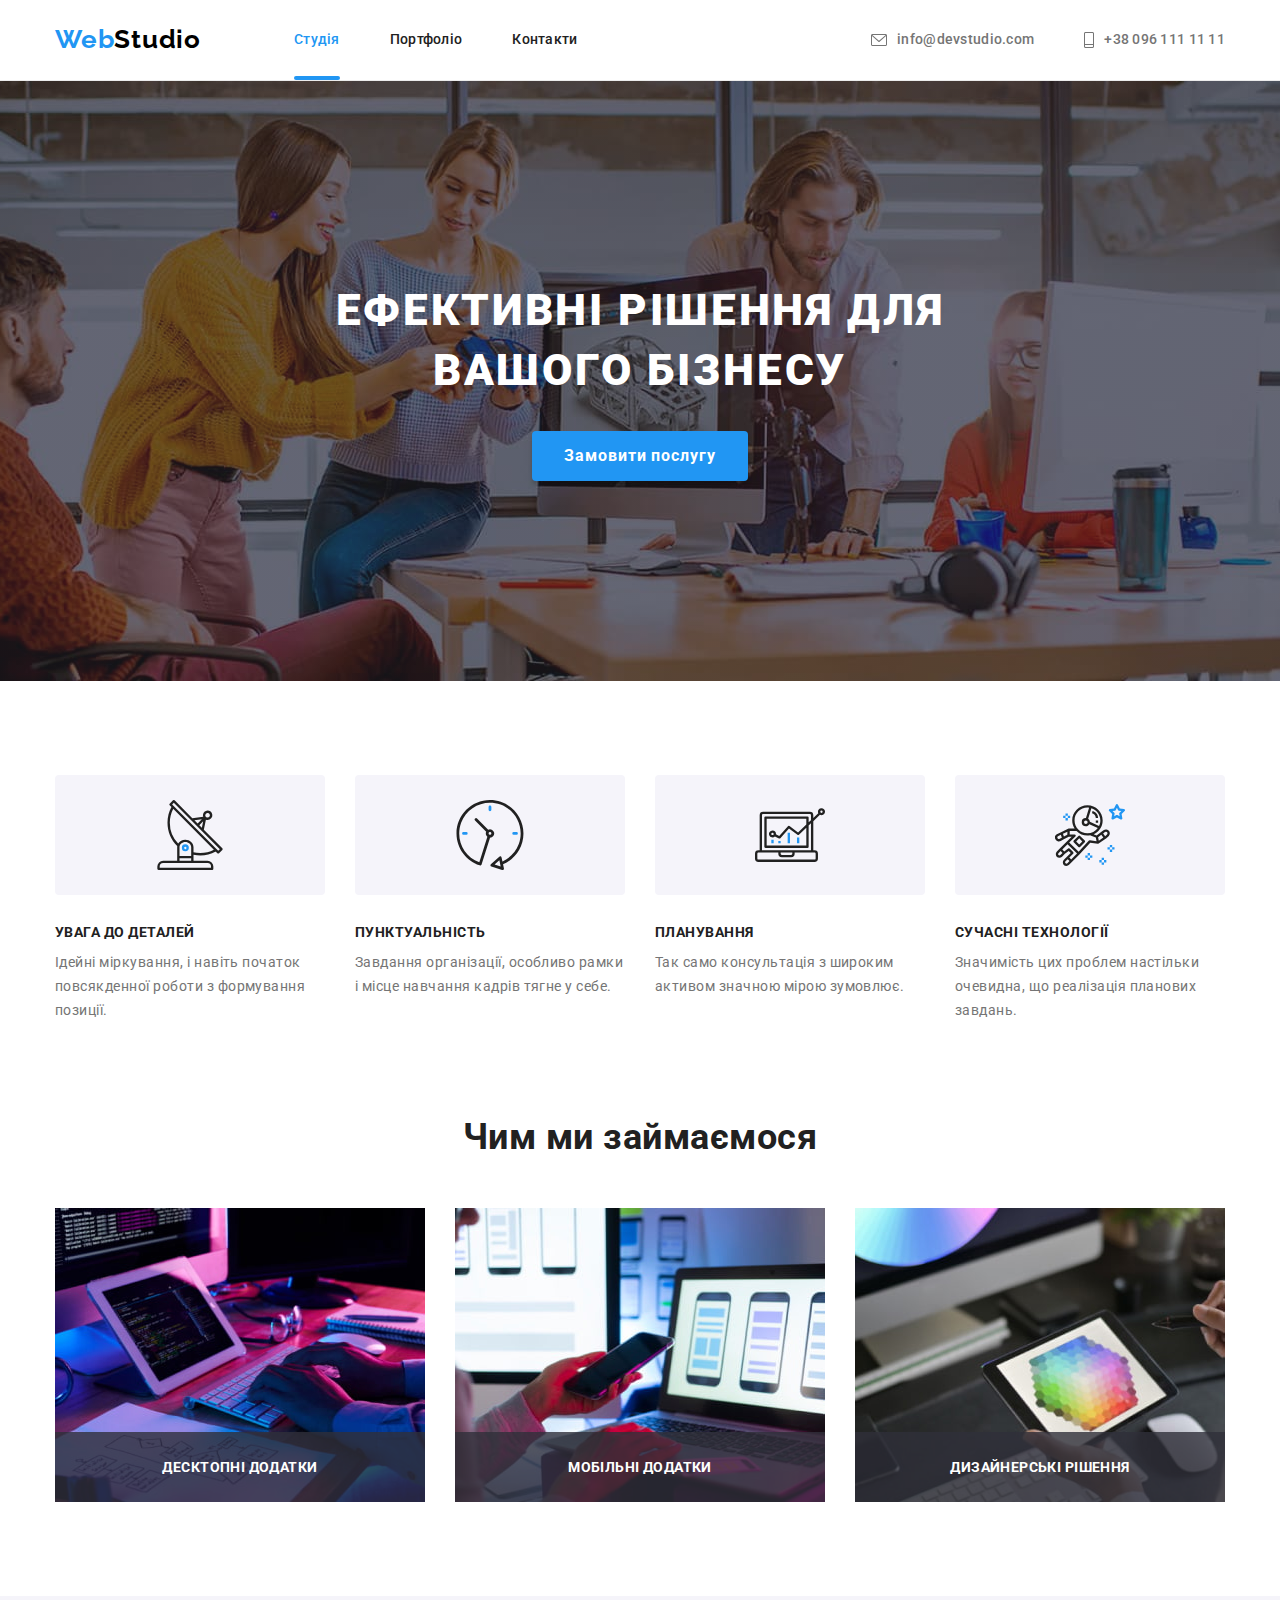
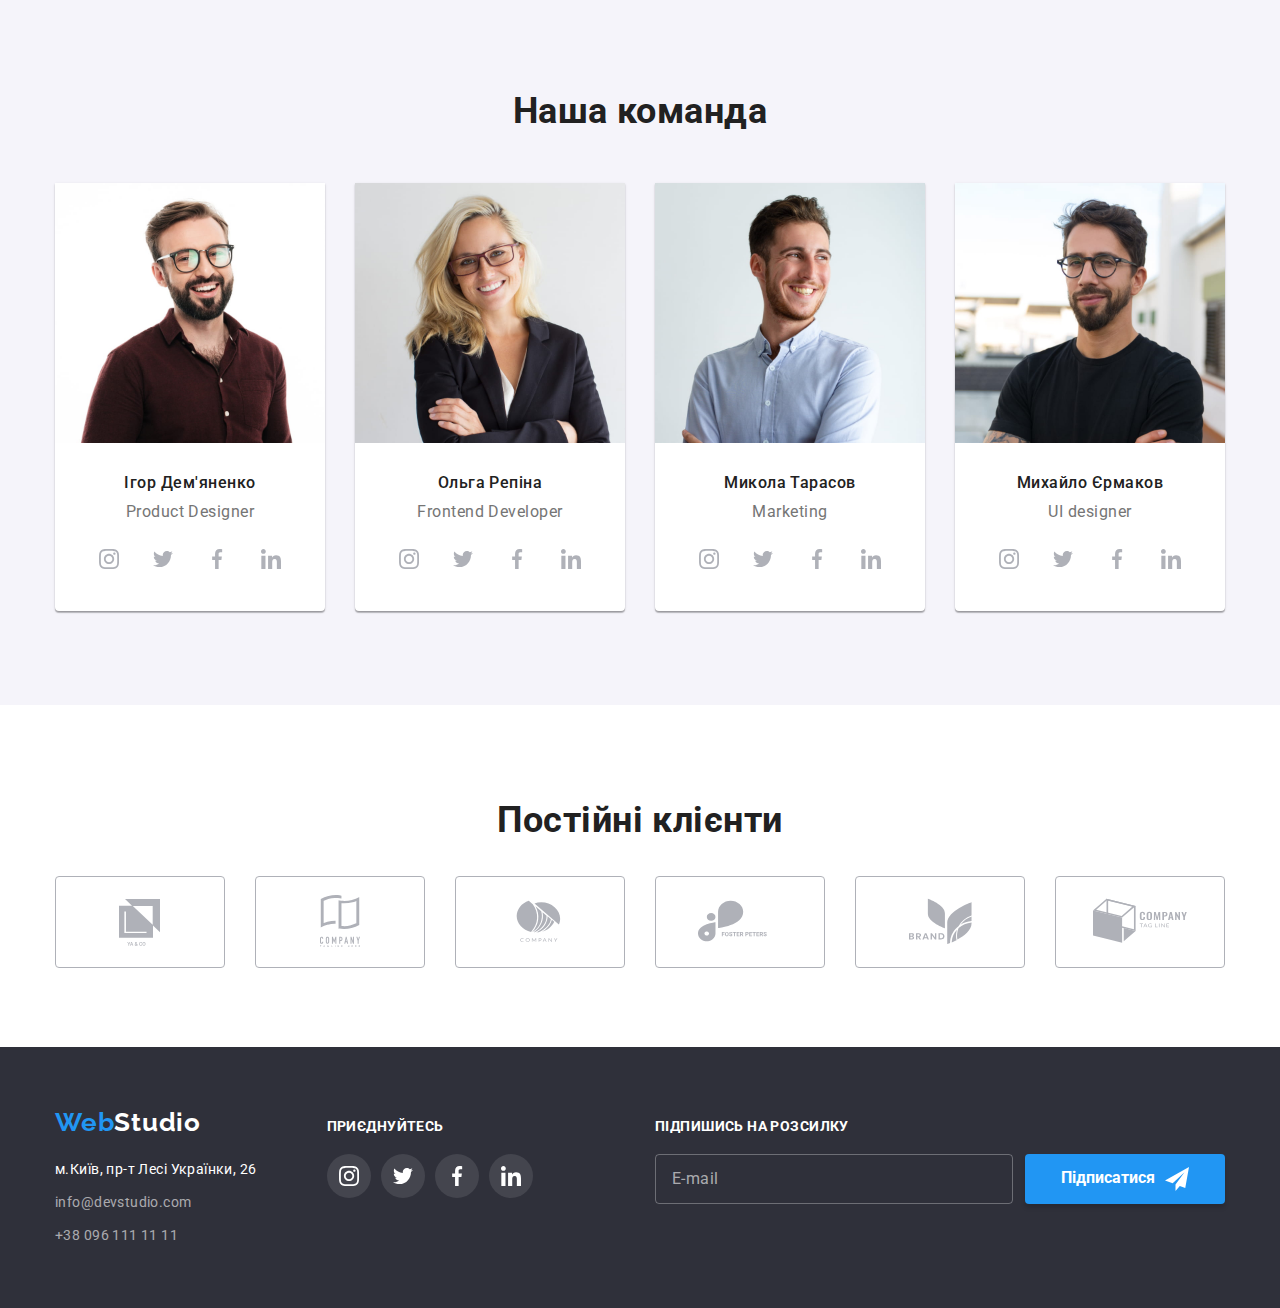
<file: index.html>
<!DOCTYPE html>
<html lang="uk-UA">
  <head>
    <meta charset="UTF-8" />
    <meta http-equiv="X-UA-Compatible" content="IE=edge" />
    <meta name="viewport" content="width=device-width, initial-scale=1.0" />
    <title>WebStudio</title>
    <link
      href="https://fonts.googleapis.com/css2?family=Raleway&family=Roboto:wght@400;500;700;900&display=swap"
      rel="stylesheet"
    />
    <link
      rel="stylesheet"
      href="https://cdnjs.cloudflare.com/ajax/libs/modern-normalize/1.1.0/modern-normalize.min.css"
    />
    <link rel="stylesheet" href="./css/main.min.css" />
  </head>
  <body>
    <header class="page-header">
      <div class="container">
        <nav class="navigation">
          <a href="./index.html" class="logo">Web<span class="logo--black">Studio</span></a>
          <button
            class="navigation__menu-button open-menu"
            aria-label="Перемикач мобільного меню"
            aria-expanded="false"
            aria-controls="menu-container"
            data-menu-button
          >
            <svg data-menu-open class="navigation__menu-icon" width="24" height="16">
              <use href="./images/icons.svg#icon-mob-menu"></use>
            </svg>
          </button>
          <div class="menu-container" id="menu-container" data-menu>
            <button class="navigation__menu-button close-menu">
              <svg data-menu-close class="navigation__cross-icon" width="18.67" height="18.67">
                <use href="./images/icons.svg#icon-close"></use>
              </svg>
            </button>
            <ul class="navigation-list list">
              <li class="navigation-list__item">
                <a href="./index.html" class="navigation-list__link current">Студія</a>
              </li>
              <li class="navigation-list__item">
                <a href="./portfolio.html" class="navigation-list__link">Портфоліо</a>
              </li>
              <li class="navigation-list__item">
                <a href="/" class="navigation-list__link">Контакти</a>
              </li>
            </ul>
            <ul class="contacts-list list">
              <li class="contacts-list__item">
                <a
                  href="mailto:info@devstudio.com"
                  class="contacts-list__link contacts-list__email"
                >
                  <svg class="contacts-list__icon" width="16" height="12">
                    <use href="./images/icons.svg#icon-email"></use>
                  </svg>
                  info@devstudio.com</a
                >
              </li>
              <li class="contacts-list__item">
                <a href="tel:+380961111111" class="contacts-list__link contacts-list__phone">
                  <svg class="contacts-list__icon" width="10" height="16">
                    <use href="./images/icons.svg#icon-telephone"></use>
                  </svg>
                  +38 096 111 11 11</a
                >
              </li>
            </ul>
            <ul class="socials-mob list">
              <li class="socials-mob__item">
                <a class="socials-mob__link" href="#">Instagram</a>
              </li>
              <li class="socials-mob__item">
                <a class="socials-mob__link" href="#">Twitter</a>
              </li>
              <li class="socials-mob__item">
                <a class="socials-mob__link" href="#">Facebook</a>
              </li>
              <li class="socials-mob__item">
                <a class="socials-mob__link" href="#">LinkedIn</a>
              </li>
            </ul>
          </div>
        </nav>
      </div>
    </header>
    <main>
      <section class="hero">
        <div class="hero__container">
          <h1 class="hero__title">Ефективні рішення для <br />вашого бізнесу</h1>
          <button type="button" class="hero__btn" data-modal-open>Замовити послугу</button>
        </div>
      </section>
      <section class="section">
        <div class="features container">
          <h2 class="features__title hidden">Особливості</h2>
          <ul class="features-list list">
            <li class="features-list__item">
              <div class="features-list__thumb">
                <svg class="features-list__icon" width="70" height="70">
                  <use href="./images/icons.svg#icon-details"></use>
                </svg>
              </div>
              <h3 class="features-list__title">Увага до деталей</h3>
              <p class="features-list__text">
                Ідейні міркування, і навіть початок повсякденної роботи з формування позиції.
              </p>
            </li>
            <li class="features-list__item">
              <div class="features-list__thumb">
                <svg class="features-list__icon" width="70" height="70">
                  <use href="./images/icons.svg#icon-punctuality"></use>
                </svg>
              </div>
              <h3 class="features-list__title">Пунктуальність</h3>
              <p class="features-list__text">
                Завдання організації, особливо рамки і місце навчання кадрів тягне у себе.
              </p>
            </li>
            <li class="features-list__item">
              <div class="features-list__thumb">
                <svg class="features-list__icon" width="70" height="70">
                  <use href="./images/icons.svg#icon-planning"></use>
                </svg>
              </div>
              <h3 class="features-list__title">Планування</h3>
              <p class="features-list__text">
                Так само консультація з широким активом значною мірою зумовлює.
              </p>
            </li>
            <li class="features-list__item">
              <div class="features-list__thumb">
                <svg class="features-list__icon" width="70" height="70">
                  <use href="./images/icons.svg#icon-modern-technologies"></use>
                </svg>
              </div>
              <h3 class="features-list__title">Сучасні технології</h3>
              <p class="features-list__text">
                Значимість цих проблем настільки очевидна, що реалізація планових завдань.
              </p>
            </li>
          </ul>
        </div>
      </section>
      <section class="section section-services no-padding">
        <div class="services container">
          <h2 class="services__title">Чим ми займаємося</h2>
          <ul class="services-list list">
            <li class="services-list__item">
              <img
                src="./images/website-development.jpg"
                alt="Веброзробник працює над створенням вебсайту"
                width="370"
                class="services-list__img"
              />
              <h3 class="services-list__label">Десктопні додатки</h3>
            </li>
            <li class="services-list__item">
              <img
                src="./images/web-ui.jpg"
                alt="Дизайнер працює над веб-інтерфейсом для смартфонів"
                width="370"
                class="services-list__img"
              />
              <h3 class="services-list__label">Мобільні додатки</h3>
            </li>
            <li class="services-list__item">
              <img
                src="./images/graphic-design.jpg"
                alt="Дизайнер обирає кольори на планшеті"
                width="370"
                class="services-list__img"
              />
              <h3 class="services-list__label">Дизайнерські рішення</h3>
            </li>
          </ul>
        </div>
      </section>
      <section class="section team-section">
        <div class="team container">
          <h2 class="team__title">Наша команда</h2>
          <ul class="team-list list">
            <li class="team-list__item">
              <img
                srcset="
                  ./images/igor-demianenko-mob.jpg        450w,
                  ./images/igor-demianenko-mob-2x.jpg     900w,
                  ./images/igor-demianenko-tablet.jpg     354w,
                  ./images/igor-demianenko-tablet-2x.jpg  708w,
                  ./images/igor-demianenko-desktop.jpg    270w,
                  ./images/igor-demianenko-desktop-2x.jpg 540w
                "
                sizes="(min-width: 1200px) 270px, (min-width: 768px) 354px, (min-width: 480px) 450px, 100vw"
                src="./images/igor-demianenko-mob.jpg"
                alt="Ігор Дем'яненко - Product designer"
                class="team-list__img"
              />
              <div class="team-list__member member">
                <h3 class="team-list__title">Ігор Дем'яненко</h3>
                <p class="team-list__text">Product Designer</p>
                <ul class="team-sl-list list">
                  <li class="team-sl-list__item">
                    <a href="#" class="team-sl-list__link link">
                      <svg class="team-sl-list__icon" width="20" height="20">
                        <use href="./images/icons.svg#icon-instagram"></use>
                      </svg>
                    </a>
                  </li>
                  <li class="team-sl-list__item">
                    <a href="#" class="team-sl-list__link link">
                      <svg class="team-sl-list__icon" width="20" height="20">
                        <use href="./images/icons.svg#icon-twitter"></use>
                      </svg>
                    </a>
                  </li>
                  <li class="team-sl-list__item">
                    <a href="#" class="team-sl-list__link link">
                      <svg class="team-sl-list__icon" width="20" height="20">
                        <use href="./images/icons.svg#icon-facebook"></use>
                      </svg>
                    </a>
                  </li>
                  <li class="team-sl-list__item">
                    <a href="#" class="team-sl-list__link link">
                      <svg class="team-sl-list__icon" width="20" height="20">
                        <use href="./images/icons.svg#icon-linkedin"></use>
                      </svg>
                    </a>
                  </li>
                </ul>
              </div>
            </li>
            <li class="team-list__item">
              <img
                srcset="
                  ./images/olga-repina-mob.jpg        450w,
                  ./images/olga-repina-mob-2x.jpg     900w,
                  ./images/olga-repina-tablet.jpg     354w,
                  ./images/olga-repina-tablet-2x.jpg  708w,
                  ./images/olga-repina-desktop.jpg    270w,
                  ./images/olga-repina-desktop-2x.jpg 540w
                "
                sizes="(min-width: 1200px) 270px, (min-width: 768px) 354px, (min-width: 480px) 450px, 100vw"
                src="./images/olga-repina-mob.jpg"
                alt="Ольга Репіна - Frontend developer"
                class="team-list__img"
              />
              <div class="team-list__member member">
                <h3 class="team-list__title">Ольга Репіна</h3>
                <p class="team-list__text">Frontend Developer</p>
                <ul class="team-sl-list list">
                  <li class="team-sl-list__item">
                    <a href="#" class="team-sl-list__link link">
                      <svg class="team-sl-list__icon" width="20" height="20">
                        <use href="./images/icons.svg#icon-instagram"></use>
                      </svg>
                    </a>
                  </li>
                  <li class="team-sl-list__item">
                    <a href="#" class="team-sl-list__link link">
                      <svg class="team-sl-list__icon" width="20" height="20">
                        <use href="./images/icons.svg#icon-twitter"></use>
                      </svg>
                    </a>
                  </li>
                  <li class="team-sl-list__item">
                    <a href="#" class="team-sl-list__link link">
                      <svg class="team-sl-list__icon" width="20" height="20">
                        <use href="./images/icons.svg#icon-facebook"></use>
                      </svg>
                    </a>
                  </li>
                  <li class="team-sl-list__item">
                    <a href="#" class="team-sl-list__link link">
                      <svg class="team-sl-list__icon" width="20" height="20">
                        <use href="./images/icons.svg#icon-linkedin"></use>
                      </svg>
                    </a>
                  </li>
                </ul>
              </div>
            </li>
            <li class="team-list__item">
              <img
                srcset="
                  ./images/mykola-tarasov-mob.jpg        450w,
                  ./images/mykola-tarasov-mob-2x.jpg     900w,
                  ./images/mykola-tarasov-tablet.jpg     354w,
                  ./images/mykola-tarasov-tablet-2x.jpg  708w,
                  ./images/mykola-tarasov-desktop.jpg    270w,
                  ./images/mykola-tarasov-desktop-2x.jpg 540w
                "
                sizes="(min-width: 1200px) 270px, (min-width: 768px) 354px, (min-width: 480px) 450px, 100vw"
                src="./images/mykola-tarasov-mob.jpg"
                alt="Микола Тарасов - Marketing"
                class="team-list__img"
              />
              <div class="team-list__member member">
                <h3 class="team-list__title">Микола Тарасов</h3>
                <p class="team-list__text">Marketing</p>
                <ul class="team-sl-list list">
                  <li class="team-sl-list__item">
                    <a href="#" class="team-sl-list__link link">
                      <svg class="team-sl-list__icon" width="20" height="20">
                        <use href="./images/icons.svg#icon-instagram"></use>
                      </svg>
                    </a>
                  </li>
                  <li class="team-sl-list__item">
                    <a href="#" class="team-sl-list__link link">
                      <svg class="team-sl-list__icon" width="20" height="20">
                        <use href="./images/icons.svg#icon-twitter"></use>
                      </svg>
                    </a>
                  </li>
                  <li class="team-sl-list__item">
                    <a href="#" class="team-sl-list__link link">
                      <svg class="team-sl-list__icon" width="20" height="20">
                        <use href="./images/icons.svg#icon-facebook"></use>
                      </svg>
                    </a>
                  </li>
                  <li class="team-sl-list__item">
                    <a href="#" class="team-sl-list__link link">
                      <svg class="team-sl-list__icon" width="20" height="20">
                        <use href="./images/icons.svg#icon-linkedin"></use>
                      </svg>
                    </a>
                  </li>
                </ul>
              </div>
            </li>
            <li class="team-list__item">
              <img
                srcset="
                  ./images/mykhailo-iermakov-mob.jpg        450w,
                  ./images/mykhailo-iermakov-mob-2x.jpg     900w,
                  ./images/mykhailo-iermakov-tablet.jpg     354w,
                  ./images/mykhailo-iermakov-tablet-2x.jpg  708w,
                  ./images/mykhailo-iermakov-desktop.jpg    270w,
                  ./images/mykhailo-iermakov-desktop-2x.jpg 540w
                "
                sizes="(min-width: 1200px) 270px, (min-width: 768px) 354px, (min-width: 480px) 450px, 100vw"
                src="./images/mykhailo-iermakov-mob.jpg"
                alt="Михайло Єрмаков - UI designer"
                class="team-list__img"
              />
              <div class="team-list__member member">
                <h3 class="team-list__title">Михайло Єрмаков</h3>
                <p class="team-list__text">UI designer</p>
                <ul class="team-sl-list list">
                  <li class="team-sl-list__item">
                    <a href="#" class="team-sl-list__link link">
                      <svg class="team-sl-list__icon" width="20" height="20">
                        <use href="./images/icons.svg#icon-instagram"></use>
                      </svg>
                    </a>
                  </li>
                  <li class="team-sl-list__item">
                    <a href="#" class="team-sl-list__link link">
                      <svg class="team-sl-list__icon" width="20" height="20">
                        <use href="./images/icons.svg#icon-twitter"></use>
                      </svg>
                    </a>
                  </li>
                  <li class="team-sl-list__item">
                    <a href="#" class="team-sl-list__link link">
                      <svg class="team-sl-list__icon" width="20" height="20">
                        <use href="./images/icons.svg#icon-facebook"></use>
                      </svg>
                    </a>
                  </li>
                  <li class="team-sl-list__item">
                    <a href="#" class="team-sl-list__link link">
                      <svg class="team-sl-list__icon" width="20" height="20">
                        <use href="./images/icons.svg#icon-linkedin"></use>
                      </svg>
                    </a>
                  </li>
                </ul>
              </div>
            </li>
          </ul>
        </div>
      </section>
      <section class="section">
        <div class="clients container">
          <h2 class="clients__title">Постійні клієнти</h2>
          <ul class="clients-list list">
            <li class="clients-list__item">
              <a href="#" class="clients-list__link link">
                <svg class="clients-list__logo" width="106" height="60">
                  <use href="./images/icons.svg#icon-client-logo-1"></use>
                </svg>
              </a>
            </li>
            <li class="clients-list__item">
              <a href="#" class="clients-list__link link">
                <svg class="clients-list__logo" width="106" height="60">
                  <use href="./images/icons.svg#icon-client-logo-2"></use>
                </svg>
              </a>
            </li>
            <li class="clients-list__item">
              <a href="#" class="clients-list__link link">
                <svg class="clients-list__logo" width="106" height="60">
                  <use href="./images/icons.svg#icon-client-logo-3"></use>
                </svg>
              </a>
            </li>
            <li class="clients-list__item">
              <a href="#" class="clients-list__link link">
                <svg class="clients-list__logo" width="106" height="60">
                  <use href="./images/icons.svg#icon-client-logo-4"></use>
                </svg>
              </a>
            </li>
            <li class="clients-list__item">
              <a href="#" class="clients-list__link link">
                <svg class="clients-list__logo" width="106" height="60">
                  <use href="./images/icons.svg#icon-client-logo-5"></use>
                </svg>
              </a>
            </li>
            <li class="clients-list__item">
              <a href="#" class="clients-list__link link">
                <svg class="clients-list__logo" width="106" height="60">
                  <use href="./images/icons.svg#icon-client-logo-6"></use>
                </svg>
              </a>
            </li>
          </ul>
        </div>
      </section>
    </main>
    <footer class="page-footer">
      <div class="footer-container container">
        <div class="address-container">
          <a href="./index.html" class="logo logo--mn-bottom"
            >Web<span class="logo--white">Studio</span>
          </a>
          <address class="address">
            <p class="address__location">м.Київ, пр-т Лесі Українки, 26</p>
            <ul class="address__list list">
              <li class="address__item">
                <a href="mailto:info@devstudio.com" class="address__link">info@devstudio.com</a>
              </li>
              <li class="address__item">
                <a href="tel:+380961111111" class="address__link">+38 096 111 11 11</a>
              </li>
            </ul>
          </address>
        </div>
        <div class="socials-container">
          <p class="socials__text">Приєднуйтесь</p>
          <ul class="socials__list list">
            <li class="socials__item">
              <a href="#" class="socials__link">
                <svg class="socials__icon" width="20" height="20">
                  <use href="./images/icons.svg#icon-instagram"></use>
                </svg>
              </a>
            </li>
            <li class="socials__item">
              <a href="#" class="socials__link">
                <svg class="socials__icon" width="20" height="20">
                  <use href="./images/icons.svg#icon-twitter"></use>
                </svg>
              </a>
            </li>
            <li class="socials__item">
              <a href="#" class="socials__link">
                <svg class="socials__icon" width="20" height="20">
                  <use href="./images/icons.svg#icon-facebook"></use>
                </svg>
              </a>
            </li>
            <li class="socials__item">
              <a href="#" class="socials__link">
                <svg class="socials__icon" width="20" height="20">
                  <use href="./images/icons.svg#icon-linkedin"></use>
                </svg>
              </a>
            </li>
          </ul>
        </div>
        <div class="signup-container">
          <form class="signup-form">
            <p class="signup-form__text">Підпишись на розсилку</p>
            <div class="signup-form__data">
              <input
                type="email"
                name="signup-email"
                class="signup-form__input"
                placeholder="E-mail"
                autocomplete="on"
                required
              />
              <button type="submit" class="signup-form__button">
                Підписатися
                <svg class="signup-form__icon" width="24" height="24">
                  <use href="./images/icons.svg#icon-send"></use>
                </svg>
              </button>
            </div>
          </form>
        </div>
      </div>
    </footer>
    <div class="backdrop is-hidden" data-modal>
      <div class="modal">
        <button type="button" class="modal__close">
          <svg data-modal-close class="modal__icon" width="11" height="11">
            <use href="./images/icons.svg#icon-close"></use>
          </svg>
        </button>
        <p class="modal__title">Залиште свої дані, ми вам передзвонимо</p>
        <form class="request-form">
          <div class="request-form__field">
            <label for="request-name" class="request-form__label">Ім'я</label>
            <div class="request-form__group">
              <input
                type="text"
                name="request-name"
                id="request-name"
                required
                class="request-form__input"
              />
              <svg class="request-form__icon" width="12" height="12">
                <use href="./images/icons.svg#icon-person"></use>
              </svg>
            </div>
          </div>
          <div class="request-form__field">
            <label for="request-tel" class="request-form__label">Телефон</label>
            <div class="request-form__group">
              <input
                type="tel"
                name="request-tel"
                id="request-tel"
                required
                class="request-form__input"
              />
              <svg class="request-form__icon" width="13" height="13">
                <use href="./images/icons.svg#icon-phone"></use>
              </svg>
            </div>
          </div>
          <div class="request-form__field">
            <label for="request-mail" class="request-form__label">Пошта</label>
            <div class="request-form__group">
              <input
                type="email"
                name="request-mail"
                id="request-mail"
                required
                class="request-form__input"
              />
              <svg class="request-form__icon" width="15" height="12">
                <use href="./images/icons.svg#icon-mail"></use>
              </svg>
            </div>
          </div>
          <div class="request-form__comment">
            <label for="request-comment" class="request-form__label">Коментар</label>
            <textarea
              name="request-comment"
              id="request-comment"
              placeholder="Введіть текст"
              class="request-form__textarea"
            ></textarea>
          </div>
          <div class="request-form__policy">
            <input
              type="checkbox"
              name="policy"
              value="policy"
              id="policy"
              class="request-form__checkbox visually-hidden"
            />
            <label for="policy" class="request-form__policyLabel">
              <span>
                <svg class="request-form__checkmark" width="16" height="15">
                  <use href="./images/icons.svg#icon-check"></use>
                </svg>
              </span>
              Погоджуюся з розсилкою та приймаю&nbsp;<a href="#" class="request-form__policyLink"
                >Умови договору</a
              ></label
            >
          </div>

          <button type="submit" class="request-form__btn">Відправити</button>
        </form>
      </div>
    </div>
    <script src="./js/modal.js"></script>
    <script src="./js/menu.js"></script>
  </body>
</html>
</file>
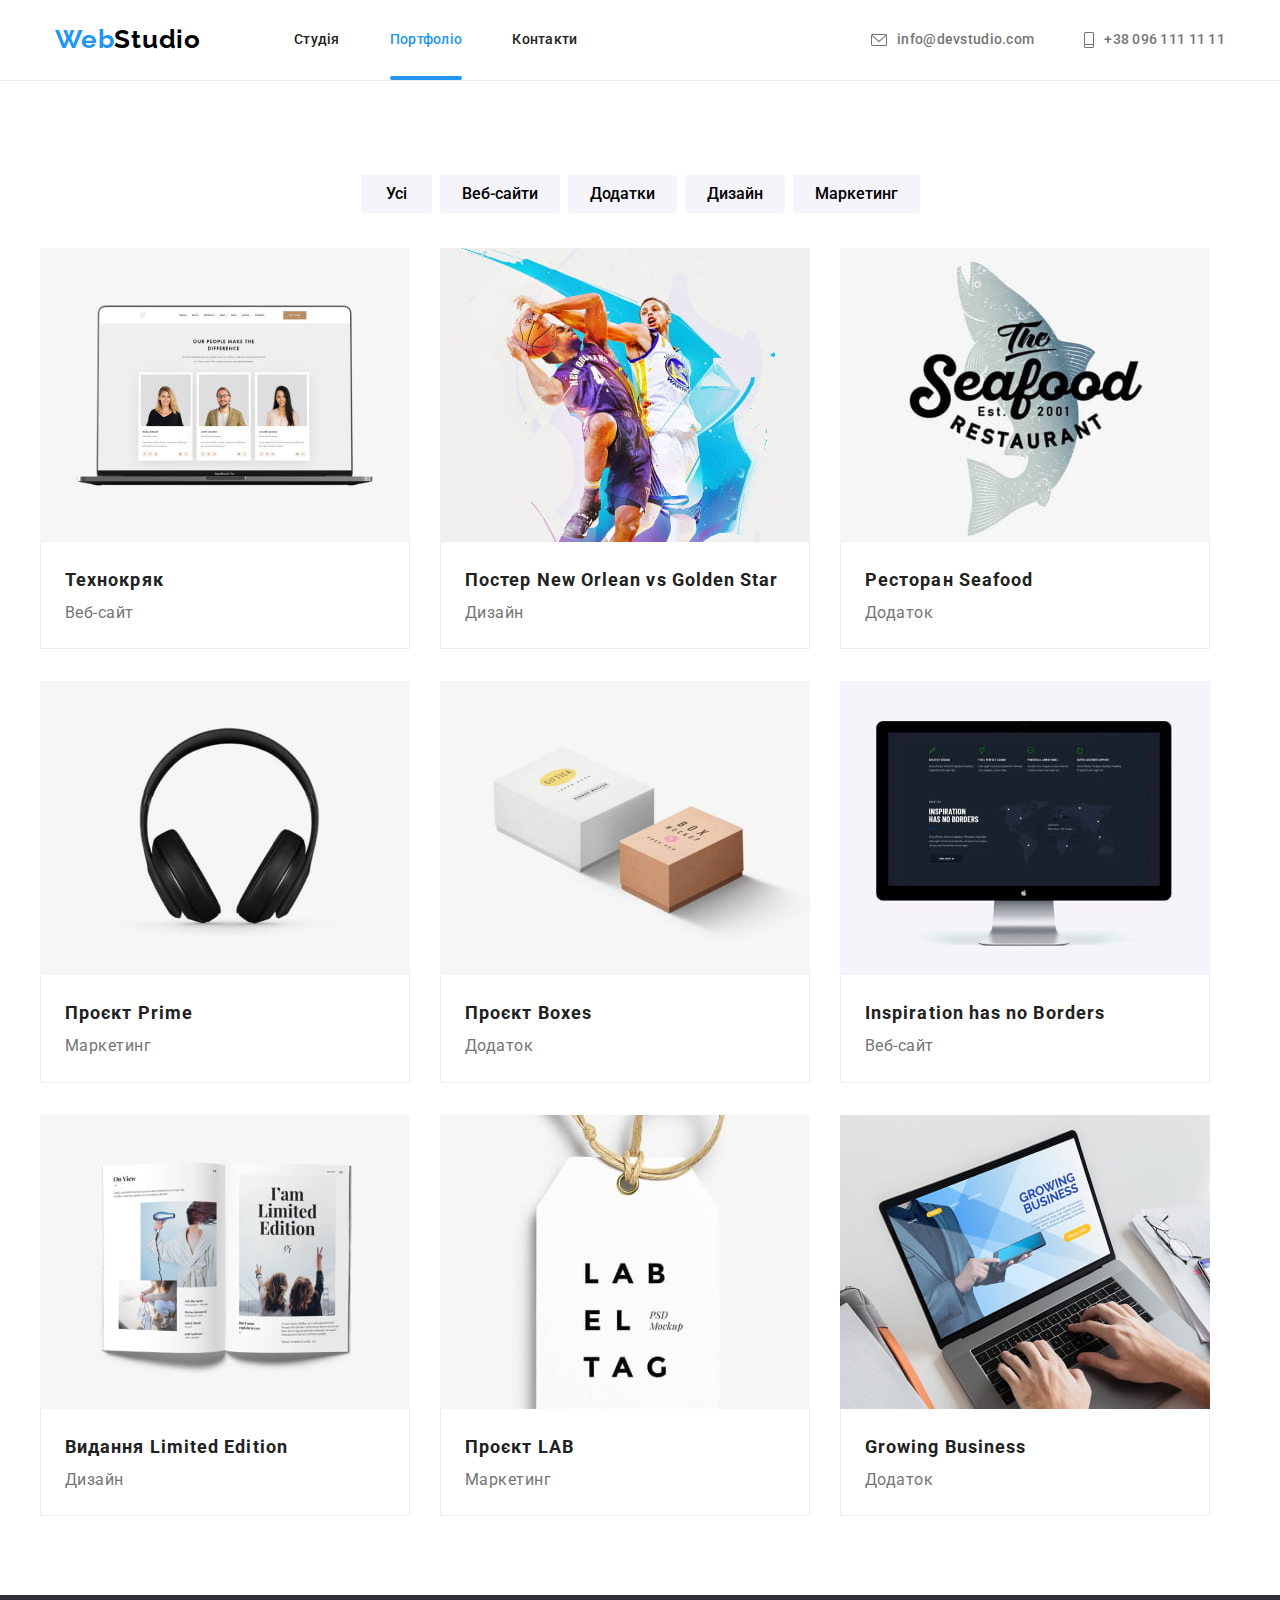
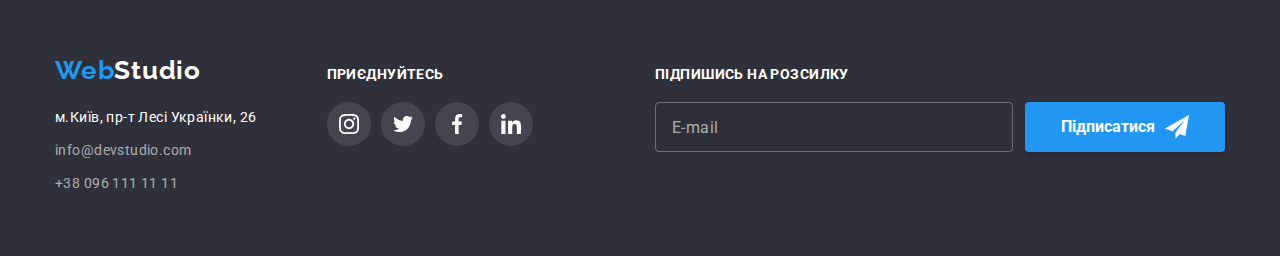
<file: portfolio.html>
<!DOCTYPE html>
<html lang="uk-UA">
  <head>
    <meta charset="UTF-8" />
    <meta http-equiv="X-UA-Compatible" content="IE=edge" />
    <meta name="viewport" content="width=device-width, initial-scale=1.0" />
    <title>Портфоліо</title>
    <link
      href="https://fonts.googleapis.com/css2?family=Raleway&family=Roboto:wght@400;500;700;900&display=swap"
      rel="stylesheet"
    />
    <link
      rel="stylesheet"
      href="https://cdnjs.cloudflare.com/ajax/libs/modern-normalize/1.1.0/modern-normalize.min.css"
    />
    <link rel="stylesheet" href="./css/main.min.css" />
  </head>
  <body>
    <header class="page-header">
      <div class="container">
        <nav class="navigation">
          <a href="./index.html" class="logo">Web<span class="logo--black">Studio</span></a>
          <button
            class="navigation__menu-button open-menu"
            aria-label="Перемикач мобільного меню"
            aria-expanded="false"
            aria-controls="menu-container"
            data-menu-button
          >
            <svg data-menu-open class="navigation__menu-icon" width="24" height="16">
              <use href="./images/icons.svg#icon-mob-menu"></use>
            </svg>
          </button>
          <div class="menu-container" id="menu-container" data-menu>
            <button class="navigation__menu-button close-menu">
              <svg data-menu-close class="navigation__cross-icon" width="18.67" height="18.67">
                <use href="./images/icons.svg#icon-close"></use>
              </svg>
            </button>
            <ul class="navigation-list list">
              <li class="navigation-list__item">
                <a href="./index.html" class="navigation-list__link">Студія</a>
              </li>
              <li class="navigation-list__item">
                <a href="./portfolio.html" class="navigation-list__link current">Портфоліо</a>
              </li>
              <li class="navigation-list__item">
                <a href="/" class="navigation-list__link">Контакти</a>
              </li>
            </ul>
            <ul class="contacts-list list">
              <li class="contacts-list__item">
                <a
                  href="mailto:info@devstudio.com"
                  class="contacts-list__link contacts-list__email"
                >
                  <svg class="contacts-list__icon" width="16" height="12">
                    <use href="./images/icons.svg#icon-email"></use>
                  </svg>
                  info@devstudio.com</a
                >
              </li>
              <li class="contacts-list__item">
                <a href="tel:+380961111111" class="contacts-list__link contacts-list__phone">
                  <svg class="contacts-list__icon" width="10" height="16">
                    <use href="./images/icons.svg#icon-telephone"></use>
                  </svg>
                  +38 096 111 11 11</a
                >
              </li>
            </ul>
            <ul class="socials-mob list">
              <li class="socials-mob__item">
                <a class="socials-mob__link" href="#">Instagram</a>
              </li>
              <li class="socials-mob__item">
                <a class="socials-mob__link" href="#">Twitter</a>
              </li>
              <li class="socials-mob__item">
                <a class="socials-mob__link" href="#">Facebook</a>
              </li>
              <li class="socials-mob__item">
                <a class="socials-mob__link" href="#">LinkedIn</a>
              </li>
            </ul>
          </div>
        </nav>
      </div>
    </header>
    <main>
      <section class="section">
        <div class="portfolio container">
          <h1 class="portfolio__title hidden">Наше портфоліо</h1>
          <ul class="filter list">
            <li class="filter__item">
              <button type="button" class="filter__btn">Усі</button>
            </li>
            <li class="filter__item">
              <button type="button" class="filter__btn">Веб-сайти</button>
            </li>
            <li class="filter__item">
              <button type="button" class="filter__btn">Додатки</button>
            </li>
            <li class="filter__item">
              <button type="button" class="filter__btn">Дизайн</button>
            </li>
            <li class="filter__item">
              <button type="button" class="filter__btn">Маркетинг</button>
            </li>
          </ul>
          <ul class="projects list">
            <li class="projects__item">
              <a href="#" class="projects__link">
                <div class="projects__about">
                  <img
                    srcset="
                      ./images/portfolio/mob/project-technokriak-website-mob.jpg            450w,
                      ./images/portfolio/mob/project-technokriak-website-mob-2x.jpg         900w,
                      ./images/portfolio/tablet/project-technokriak-website-tablet.jpg      354w,
                      ./images/portfolio/tablet/project-technokriak-website-tablet-2x.jpg   708w,
                      ./images/portfolio/desktop/project-technokriak-website-desktop.jpg    270w,
                      ./images/portfolio/desktop/project-technokriak-website-desktop-2x.jpg 540w
                    "
                    sizes="(min-width: 1200px) 270px, (min-width: 768px) 354px, (min-width: 480px) 450px, 100vw"
                    src="./images/portfolio/mob/project-technokriak-website-mob.jpg"
                    alt="Портфоліо - веб-сайт Технокряк"
                    class="projects__img"
                  />
                  <p class="projects__text">
                    Ресурс пропонує комплексні пропозиції з різним рівнем функціоналу та сервісів.
                    Все це дозволить відвідувачу отримати вичерпні відомості про компанію чи
                    приватну особу.
                  </p>
                </div>
                <div class="projects__desc">
                  <h2 class="projects__title">Технокряк</h2>
                  <p class="projects__type">Веб-сайт</p>
                </div>
              </a>
            </li>
            <li class="projects__item">
              <a href="#" class="projects__link">
                <div class="projects__about">
                  <img
                    srcset="
                      ./images/portfolio/mob/project-new-orlean-vs-golden-star-poster-mob.jpg            450w,
                      ./images/portfolio/mob/project-new-orlean-vs-golden-star-poster-mob-2x.jpg         900w,
                      ./images/portfolio/tablet/project-new-orlean-vs-golden-star-poster-tablet.jpg      354w,
                      ./images/portfolio/tablet/project-new-orlean-vs-golden-star-poster-tablet-2x.jpg   708w,
                      ./images/portfolio/desktop/project-new-orlean-vs-golden-star-poster-desktop.jpg    270w,
                      ./images/portfolio/desktop/project-new-orlean-vs-golden-star-poster-desktop-2x.jpg 540w
                    "
                    sizes="(min-width: 1200px) 270px, (min-width: 768px) 354px, (min-width: 480px) 450px, 100vw"
                    src="./images/portfolio/mob/project-new-orlean-vs-golden-star-poster-mob.jpg"
                    alt="Портфоліо - дизайн постера New Orlean vs Golden Star"
                    class="projects__img"
                  />
                  <p class="projects__text">
                    Ресурс пропонує комплексні пропозиції з різним рівнем функціоналу та сервісів.
                    Все це дозволить відвідувачу отримати вичерпні відомості про компанію чи
                    приватну особу.
                  </p>
                </div>
                <div class="projects__desc">
                  <h2 class="projects__title">Постер New Orlean vs Golden Star</h2>
                  <p class="projects__type">Дизайн</p>
                </div>
              </a>
            </li>
            <li class="projects__item">
              <a href="#" class="projects__link">
                <div class="projects__about">
                  <img
                    srcset="
                      ./images/portfolio/mob/project-seafood-restaurant-app-mob.jpg            450w,
                      ./images/portfolio/mob/project-seafood-restaurant-app-mob-2x.jpg         900w,
                      ./images/portfolio/tablet/project-seafood-restaurant-app-tablet.jpg      354w,
                      ./images/portfolio/tablet/project-seafood-restaurant-app-tablet-2x.jpg   708w,
                      ./images/portfolio/desktop/project-seafood-restaurant-app-desktop.jpg    270w,
                      ./images/portfolio/desktop/project-seafood-restaurant-app-desktop-2x.jpg 540w
                    "
                    sizes="(min-width: 1200px) 270px, (min-width: 768px) 354px, (min-width: 480px) 450px, 100vw"
                    src="./images/portfolio/mob/project-seafood-restaurant-app-mob.jpg"
                    alt="Портфоліо - додаток ресторану Seafood"
                    class="projects__img"
                  />
                  <p class="projects__text">
                    Ресурс пропонує комплексні пропозиції з різним рівнем функціоналу та сервісів.
                    Все це дозволить відвідувачу отримати вичерпні відомості про компанію чи
                    приватну особу.
                  </p>
                </div>
                <div class="projects__desc">
                  <h2 class="projects__title">Ресторан Seafood</h2>
                  <p class="projects__type">Додаток</p>
                </div>
              </a>
            </li>
            <li class="projects__item">
              <a href="#" class="projects__link">
                <div class="projects__about">
                  <img
                    srcset="
                      ./images/portfolio/mob/project-prime-marketing-mob.jpg            450w,
                      ./images/portfolio/mob/project-prime-marketing-mob-2x.jpg         900w,
                      ./images/portfolio/tablet/project-prime-marketing-tablet.jpg      354w,
                      ./images/portfolio/tablet/project-prime-marketing-tablet-2x.jpg   708w,
                      ./images/portfolio/desktop/project-prime-marketing-desktop.jpg    270w,
                      ./images/portfolio/desktop/project-prime-marketing-desktop-2x.jpg 540w
                    "
                    sizes="(min-width: 1200px) 270px, (min-width: 768px) 354px, (min-width: 480px) 450px, 100vw"
                    src="./images/portfolio/mob/project-prime-marketing-mob.jpg"
                    alt="Портфоліо - проєкт Prime - маркетинг"
                    class="projects__img"
                  />
                  <p class="projects__text">
                    Ресурс пропонує комплексні пропозиції з різним рівнем функціоналу та сервісів.
                    Все це дозволить відвідувачу отримати вичерпні відомості про компанію чи
                    приватну особу.
                  </p>
                </div>
                <div class="projects__desc">
                  <h2 class="projects__title">Проєкт Prime</h2>
                  <p class="projects__type">Маркетинг</p>
                </div>
              </a>
            </li>
            <li class="projects__item">
              <a href="#" class="projects__link">
                <div class="projects__about">
                  <img
                    srcset="
                      ./images/portfolio/mob/project-boxes-app-mob.jpg            450w,
                      ./images/portfolio/mob/project-boxes-app-mob-2x.jpg         900w,
                      ./images/portfolio/tablet/project-boxes-app-tablet.jpg      354w,
                      ./images/portfolio/tablet/project-boxes-app-tablet-2x.jpg   708w,
                      ./images/portfolio/desktop/project-boxes-app-desktop.jpg    270w,
                      ./images/portfolio/desktop/project-boxes-app-desktop-2x.jpg 540w
                    "
                    sizes="(min-width: 1200px) 270px, (min-width: 768px) 354px, (min-width: 480px) 450px, 100vw"
                    src="./images/portfolio/mob/project-boxes-app-mob.jpg"
                    alt="Портфоліо - додаток Boxes"
                    class="projects__img"
                  />
                  <p class="projects__text">
                    Ресурс пропонує комплексні пропозиції з різним рівнем функціоналу та сервісів.
                    Все це дозволить відвідувачу отримати вичерпні відомості про компанію чи
                    приватну особу.
                  </p>
                </div>
                <div class="projects__desc">
                  <h2 class="projects__title">Проєкт Boxes</h2>
                  <p class="projects__type">Додаток</p>
                </div>
              </a>
            </li>
            <li class="projects__item">
              <a href="#" class="projects__link">
                <div class="projects__about">
                  <img
                    srcset="
                      ./images/portfolio/mob/project-inspiration-has-no-borders-website-mob.jpg            450w,
                      ./images/portfolio/mob/project-inspiration-has-no-borders-website-mob-2x.jpg         900w,
                      ./images/portfolio/tablet/project-inspiration-has-no-borders-website-tablet.jpg      354w,
                      ./images/portfolio/tablet/project-inspiration-has-no-borders-website-tablet-2x.jpg   708w,
                      ./images/portfolio/desktop/project-inspiration-has-no-borders-website-desktop.jpg    270w,
                      ./images/portfolio/desktop/project-inspiration-has-no-borders-website-desktop-2x.jpg 540w
                    "
                    sizes="(min-width: 1200px) 270px, (min-width: 768px) 354px, (min-width: 480px) 450px, 100vw"
                    src="./images/portfolio/mob/project-inspiration-has-no-borders-website-mob.jpg"
                    alt="Портфоліо - веб-сайт Inspiration has no Borders"
                    class="projects__img"
                  />
                  <p class="projects__text">
                    Ресурс пропонує комплексні пропозиції з різним рівнем функціоналу та сервісів.
                    Все це дозволить відвідувачу отримати вичерпні відомості про компанію чи
                    приватну особу.
                  </p>
                </div>
                <div class="projects__desc">
                  <h2 class="projects__title">Inspiration has no Borders</h2>
                  <p class="projects__type">Веб-сайт</p>
                </div>
              </a>
            </li>
            <li class="projects__item">
              <a href="#" class="projects__link">
                <div class="projects__about">
                  <img
                    srcset="
                      ./images/portfolio/mob/project-limited-edition-journal-design-mob.jpg            450w,
                      ./images/portfolio/mob/project-limited-edition-journal-design-mob-2x.jpg         900w,
                      ./images/portfolio/tablet/project-limited-edition-journal-design-tablet.jpg      354w,
                      ./images/portfolio/tablet/project-limited-edition-journal-design-tablet-2x.jpg   708w,
                      ./images/portfolio/desktop/project-limited-edition-journal-design-desktop.jpg    270w,
                      ./images/portfolio/desktop/project-limited-edition-journal-design-desktop-2x.jpg 540w
                    "
                    sizes="(min-width: 1200px) 270px, (min-width: 768px) 354px, (min-width: 480px) 450px, 100vw"
                    src="./images/portfolio/mob/project-limited-edition-journal-design-mob.jpg"
                    alt="Портфоліо - дизайн видання Limited Edition"
                    class="projects__img"
                  />
                  <p class="projects__text">
                    Ресурс пропонує комплексні пропозиції з різним рівнем функціоналу та сервісів.
                    Все це дозволить відвідувачу отримати вичерпні відомості про компанію чи
                    приватну особу.
                  </p>
                </div>
                <div class="projects__desc">
                  <h2 class="projects__title">Видання Limited Edition</h2>
                  <p class="projects__type">Дизайн</p>
                </div>
              </a>
            </li>
            <li class="projects__item">
              <a href="#" class="projects__link">
                <div class="projects__about">
                  <img
                    srcset="
                      ./images/portfolio/mob/project-lab-marketing-mob.jpg            450w,
                      ./images/portfolio/mob/project-lab-marketing-mob-2x.jpg         900w,
                      ./images/portfolio/tablet/project-lab-marketing-tablet.jpg      354w,
                      ./images/portfolio/tablet/project-lab-marketing-tablet-2x.jpg   708w,
                      ./images/portfolio/desktop/project-lab-marketing-desktop.jpg    270w,
                      ./images/portfolio/desktop/project-lab-marketing-desktop-2x.jpg 540w
                    "
                    sizes="(min-width: 1200px) 270px, (min-width: 768px) 354px, (min-width: 480px) 450px, 100vw"
                    src="./images/portfolio/mob/project-lab-marketing-mob.jpg"
                    alt="Портфоліо - проєкт LAB - маркетинг"
                    class="projects__img"
                  />
                  <p class="projects__text">
                    Ресурс пропонує комплексні пропозиції з різним рівнем функціоналу та сервісів.
                    Все це дозволить відвідувачу отримати вичерпні відомості про компанію чи
                    приватну особу.
                  </p>
                </div>
                <div class="projects__desc">
                  <h2 class="projects__title">Проєкт LAB</h2>
                  <p class="projects__type">Маркетинг</p>
                </div>
              </a>
            </li>
            <li class="projects__item">
              <a href="#" class="projects__link">
                <div class="projects__about">
                  <img
                    srcset="
                      ./images/portfolio/mob/project-growing-business-app-mob.jpg            450w,
                      ./images/portfolio/mob/project-growing-business-app-mob-2x.jpg         900w,
                      ./images/portfolio/tablet/project-growing-business-app-tablet.jpg      354w,
                      ./images/portfolio/tablet/project-growing-business-app-tablet-2x.jpg   708w,
                      ./images/portfolio/desktop/project-growing-business-app-desktop.jpg    270w,
                      ./images/portfolio/desktop/project-growing-business-app-desktop-2x.jpg 540w
                    "
                    sizes="(min-width: 1200px) 270px, (min-width: 768px) 354px, (min-width: 480px) 450px, 100vw"
                    src="./images/portfolio/mob/project-growing-business-app-mob.jpg"
                    alt="Портфоліо - додаток Growing Business"
                    class="projects__img"
                  />
                  <p class="projects__text">
                    Ресурс пропонує комплексні пропозиції з різним рівнем функціоналу та сервісів.
                    Все це дозволить відвідувачу отримати вичерпні відомості про компанію чи
                    приватну особу.
                  </p>
                </div>
                <div class="projects__desc">
                  <h2 class="projects__title">Growing Business</h2>
                  <p class="projects__type">Додаток</p>
                </div>
              </a>
            </li>
          </ul>
        </div>
      </section>
    </main>
    <footer class="page-footer">
      <div class="footer-container container">
        <div class="address-container">
          <a href="./index.html" class="logo logo--mn-bottom"
            >Web<span class="logo--white">Studio</span>
          </a>
          <address class="address">
            <p class="address__location">м.Київ, пр-т Лесі Українки, 26</p>
            <ul class="address__list list">
              <li class="address__item">
                <a href="mailto:info@devstudio.com" class="address__link">info@devstudio.com</a>
              </li>
              <li class="address__item">
                <a href="tel:+380961111111" class="address__link">+38 096 111 11 11</a>
              </li>
            </ul>
          </address>
        </div>
        <div class="socials-container">
          <p class="socials__text">Приєднуйтесь</p>
          <ul class="socials__list list">
            <li class="socials__item">
              <a href="#" class="socials__link">
                <svg class="socials__icon" width="20" height="20">
                  <use href="./images/icons.svg#icon-instagram"></use>
                </svg>
              </a>
            </li>
            <li class="socials__item">
              <a href="#" class="socials__link">
                <svg class="socials__icon" width="20" height="20">
                  <use href="./images/icons.svg#icon-twitter"></use>
                </svg>
              </a>
            </li>
            <li class="socials__item">
              <a href="#" class="socials__link">
                <svg class="socials__icon" width="20" height="20">
                  <use href="./images/icons.svg#icon-facebook"></use>
                </svg>
              </a>
            </li>
            <li class="socials__item">
              <a href="#" class="socials__link">
                <svg class="socials__icon" width="20" height="20">
                  <use href="./images/icons.svg#icon-linkedin"></use>
                </svg>
              </a>
            </li>
          </ul>
        </div>
        <div class="signup-container">
          <form class="signup-form">
            <p class="signup-form__text">Підпишись на розсилку</p>
            <div class="signup-form__data">
              <input
                type="email"
                name="signup-email"
                class="signup-form__input"
                placeholder="E-mail"
                autocomplete="on"
                required
              />
              <button type="submit" class="signup-form__button">
                Підписатися
                <svg class="signup-form__icon" width="24" height="24">
                  <use href="./images/icons.svg#icon-send"></use>
                </svg>
              </button>
            </div>
          </form>
        </div>
      </div>
    </footer>
    <script src="./js/menu.js"></script>
  </body>
</html>
</file>
<file: css/main.min.css>
h1,h2,h3,h4,h5,h6,p{margin-top:0;margin-bottom:0}.list{list-style:none;margin:0;padding:0}.link{text-decoration:none}img{display:block;max-width:100%;height:auto}a{text-decoration:none}html{-webkit-box-sizing:border-box;box-sizing:border-box}*,*::before,*::after{-webkit-box-sizing:inherit;box-sizing:inherit}button{border-width:0px;cursor:pointer}input{cursor:pointer}body{background-color:#fff;color:#757575;font-family:"Roboto",sans-serif;letter-spacing:.03em}body.modal-open{overflow:hidden}.hidden{position:absolute;width:1px;height:1px;margin:-1px;border:0;padding:0;white-space:nowrap;-webkit-clip-path:inset(100%);clip-path:inset(100%);clip:rect(0 0 0 0);overflow:hidden}.visually-hidden{position:absolute;width:1px;height:1px;margin:-1px;border:0;padding:0;word-wrap:normal !important;clip-path:inset(50%);clip:rect(1px, 1px, 1px, 1px);-webkit-clip-path:inset(50%);overflow:hidden}.logo{color:#2196f3;font-family:"Raleway",sans-serif;font-size:24px;font-weight:700;line-height:1.17;letter-spacing:.03em;text-decoration:none}@media screen and (min-width: 1200px){.logo{font-size:26px;line-height:1.2}}.logo--black{color:#000}.logo--white{color:#fff}.logo--mn-bottom{display:inline-block;margin-bottom:28px}@media screen and (min-width: 1200px){.logo--mn-bottom{margin-bottom:20px}}.container{margin:0 auto;padding:0 15px}@media screen and (min-width: 480px){.container{width:480px}}@media screen and (min-width: 768px){.container{width:768px}}@media screen and (min-width: 1200px){.container{width:1200px}}.page-header{position:relative;border-bottom:1px solid #ececec;background-color:#fff}@media screen and (min-width: 768px){.page-header{position:inherit}}.menu-container{display:none;position:fixed;top:0;left:0;width:100%;height:100vh;overflow-y:scroll;padding:48px 40px;text-align:left;background-color:#fff;z-index:1}@media screen and (min-width: 768px){.menu-container{display:block;position:inherit;display:-webkit-box;display:-ms-flexbox;display:flex;-webkit-box-align:center;-ms-flex-align:center;align-items:center;height:100%;padding:0;overflow:hidden;z-index:inherit}}.menu-container.is-open{display:-webkit-box;display:-ms-flexbox;display:flex;-webkit-box-orient:vertical;-webkit-box-direction:normal;-ms-flex-direction:column;flex-direction:column}.navigation{display:-webkit-box;display:-ms-flexbox;display:flex;-webkit-box-align:center;-ms-flex-align:center;align-items:center;align-items:center;-webkit-box-pack:justify;-ms-flex-pack:justify;justify-content:space-between;min-height:60px}.navigation-list{margin-bottom:auto}@media screen and (min-width: 768px){.navigation-list{display:-webkit-box;display:-ms-flexbox;display:flex;margin-left:88px;margin-bottom:0}}@media screen and (min-width: 1200px){.navigation-list{margin-left:93px}}@media screen and (min-width: 768px){.navigation-list__item:not(:last-child){margin-right:50px}}.navigation-list__link{display:block;padding-bottom:32px;font-weight:500;font-size:40px;line-height:1.17;letter-spacing:.02em;text-decoration:none;color:#212121;-webkit-transition:color 250ms cubic-bezier(0.4, 0, 0.2, 1);transition:color 250ms cubic-bezier(0.4, 0, 0.2, 1)}.navigation-list__link:hover,.navigation-list__link:focus{color:#2196f3}@media screen and (min-width: 768px){.navigation-list__link{padding-top:32px;font-size:14px;line-height:1.14}}.current{position:relative;color:#2196f3}@media screen and (min-width: 768px){.current::after{content:"";display:block;position:absolute;width:100%;height:4px;bottom:0;border-radius:2px;background-color:#2196f3}}.contacts-list{display:-webkit-box;display:-ms-flexbox;display:flex;-webkit-box-orient:vertical;-webkit-box-direction:reverse;-ms-flex-direction:column-reverse;flex-direction:column-reverse;margin-bottom:64px}@media screen and (min-width: 768px){.contacts-list{-webkit-box-orient:vertical;-webkit-box-direction:normal;-ms-flex-direction:column;flex-direction:column;margin-left:auto;margin-bottom:0}}@media screen and (min-width: 1200px){.contacts-list{-webkit-box-orient:horizontal;-webkit-box-direction:normal;-ms-flex-direction:row;flex-direction:row;margin-left:auto}}.contacts-list__link{display:-webkit-box;display:-ms-flexbox;display:flex;-webkit-box-align:center;-ms-flex-align:center;align-items:center;font-weight:500;letter-spacing:.02em;text-decoration:none;color:#757575;-webkit-transition:color 250ms cubic-bezier(0.4, 0, 0.2, 1);transition:color 250ms cubic-bezier(0.4, 0, 0.2, 1)}@media screen and (min-width: 768px){.contacts-list__link{font-size:12px;line-height:1.17}}@media screen and (min-width: 1200px){.contacts-list__link{-webkit-box-align:center;-ms-flex-align:center;align-items:center;font-size:14px;line-height:1.14}}@media screen and (min-width: 768px){.contacts-list__link:hover,.contacts-list__link:focus{color:#2196f3}}.contacts-list__item:not(:last-child){margin-top:32px}@media screen and (min-width: 768px){.contacts-list__item:not(:last-child){margin-top:0;margin-bottom:10px}}@media screen and (min-width: 1200px){.contacts-list__item:not(:last-child){margin-bottom:0;margin-right:50px}}@media screen and (max-width: 767px){.contacts-list__phone{font-size:34px;line-height:1.18;color:#2196f3}}@media screen and (max-width: 767px)and (max-width: 479px){.contacts-list__phone{font-size:30px}}@media screen and (max-width: 767px){.contacts-list__email{font-size:24px;line-height:1.17;padding-bottom:0}}.contacts-list__icon{display:none}@media screen and (min-width: 768px){.contacts-list__icon{display:inline-block;margin-right:10px;fill:currentColor}}.navigation__menu-button{min-height:40px;min-width:40px;display:-webkit-box;display:-ms-flexbox;display:flex;-webkit-box-align:center;-ms-flex-align:center;align-items:center;-webkit-box-pack:center;-ms-flex-pack:center;justify-content:center;padding:0;margin:0;border:none;border-radius:50%;color:#212121;background-color:rgba(0,0,0,0)}@media screen and (min-width: 768px){.navigation__menu-button{display:none}}.menu-container .navigation__menu-button{position:absolute;top:10px;right:15px}.navigation__menu-icon,.navigation__cross-icon{fill:currentColor;-webkit-transition:fill 250ms cubic-bezier(0.4, 0, 0.2, 1);transition:fill 250ms cubic-bezier(0.4, 0, 0.2, 1)}.navigation__menu-icon:hover,.navigation__menu-icon:focus,.navigation__cross-icon:hover,.navigation__cross-icon:focus{color:#2196f3}.socials-mob{display:-webkit-box;display:-ms-flexbox;display:flex;-webkit-box-align:center;-ms-flex-align:center;align-items:center}@media screen and (max-width: 479px){.socials-mob{-ms-flex-wrap:wrap;flex-wrap:wrap}}.socials-mob__item:not(:last-child)::after{content:"";width:auto;height:22px;margin-left:10px;margin-right:10px;border:1px solid rgba(33,33,33,.2)}.socials-mob__link{font-weight:500;font-size:18px;line-height:1.2;letter-spacing:.02em;color:#2196f3}@media screen and (min-width: 768px){.socials-mob,.socials-mob__item,.socials-mob__link{display:none}}.section{padding-top:60px;padding-bottom:60px}@media screen and (min-width: 1200px){.section{padding-top:94px;padding-bottom:94px}}.section.no-padding{padding-top:0px}.hero{display:-webkit-box;display:-ms-flexbox;display:flex;-webkit-box-align:center;-ms-flex-align:center;align-items:center;-webkit-box-pack:center;-ms-flex-pack:center;justify-content:center;width:100%;height:400px;margin-left:auto;margin-right:auto;text-align:center;background-color:#c4c4c4;background-image:-webkit-gradient(linear, left top, left bottom, from(rgba(47, 48, 58, 0.4)), to(rgba(47, 48, 58, 0.4))),url("../images/hero-mob.jpg");background-image:linear-gradient(rgba(47, 48, 58, 0.4), rgba(47, 48, 58, 0.4)),url("../images/hero-mob.jpg");background-size:480px 400px;background-repeat:no-repeat;background-position:center}@media(min-device-pixel-ratio: 2),(-webkit-min-device-pixel-ratio: 2),(min-resolution: 192dpi),(min-resolution: 2dppx){.hero{background-image:-webkit-gradient(linear, left top, left bottom, from(rgba(47, 48, 58, 0.4)), to(rgba(47, 48, 58, 0.4))),url("../images/hero-mob-2x.jpg");background-image:linear-gradient(rgba(47, 48, 58, 0.4), rgba(47, 48, 58, 0.4)),url("../images/hero-mob-2x.jpg")}}@media screen and (max-width: 479px){.hero{width:100%}}@media screen and (min-width: 480px){.hero{width:480px}}@media screen and (min-width: 768px){.hero{width:768px;height:459px;background-image:-webkit-gradient(linear, left top, left bottom, from(rgba(47, 48, 58, 0.4)), to(rgba(47, 48, 58, 0.4))),url(../images/hero-tablet.jpg);background-image:linear-gradient(rgba(47, 48, 58, 0.4), rgba(47, 48, 58, 0.4)),url(../images/hero-tablet.jpg);background-size:768px 459px}}@media screen and (min-width: 768px)and (min-device-pixel-ratio: 2),screen and (min-width: 768px)and (-webkit-min-device-pixel-ratio: 2),screen and (min-width: 768px)and (min-resolution: 192dpi),screen and (min-width: 768px)and (min-resolution: 2dppx){.hero{background-image:-webkit-gradient(linear, left top, left bottom, from(rgba(47, 48, 58, 0.4)), to(rgba(47, 48, 58, 0.4))),url("../images/hero-tablet-2x.jpg");background-image:linear-gradient(rgba(47, 48, 58, 0.4), rgba(47, 48, 58, 0.4)),url("../images/hero-tablet-2x.jpg")}}@media screen and (min-width: 1200px){.hero{max-width:1600px;width:100%;height:600px;background-image:-webkit-gradient(linear, left top, left bottom, from(rgba(47, 48, 58, 0.4)), to(rgba(47, 48, 58, 0.4))),url(../images/hero-desktop.jpg);background-image:linear-gradient(rgba(47, 48, 58, 0.4), rgba(47, 48, 58, 0.4)),url(../images/hero-desktop.jpg);background-size:cover}}@media screen and (min-width: 1200px)and (min-device-pixel-ratio: 2),screen and (min-width: 1200px)and (-webkit-min-device-pixel-ratio: 2),screen and (min-width: 1200px)and (min-resolution: 192dpi),screen and (min-width: 1200px)and (min-resolution: 2dppx){.hero{background-image:-webkit-gradient(linear, left top, left bottom, from(rgba(47, 48, 58, 0.4)), to(rgba(47, 48, 58, 0.4))),url("../images/hero-desktop-2x.jpg");background-image:linear-gradient(rgba(47, 48, 58, 0.4), rgba(47, 48, 58, 0.4)),url("../images/hero-desktop-2x.jpg")}}.hero__title{margin-bottom:30px;padding:0 15px;font-weight:900;font-size:26px;line-height:1.6;letter-spacing:.06em;text-transform:uppercase;color:#fff}@media screen and (max-width: 479px){.hero__title{font-size:24px}}@media screen and (min-width: 1200px){.hero__title{font-size:44px;line-height:1.36}}.hero__btn{display:inline-block;min-width:216px;padding:10px 32px;border-radius:4px;font-family:inherit;font-weight:700;font-size:16px;line-height:1.87;letter-spacing:.06em;color:#fff;background-color:#2196f3;-webkit-box-shadow:0px 4px 4px rgba(0,0,0,.15);box-shadow:0px 4px 4px rgba(0,0,0,.15);-webkit-transition:color 250ms cubic-bezier(0.4, 0, 0.2, 1),background-color 250ms cubic-bezier(0.4, 0, 0.2, 1);transition:color 250ms cubic-bezier(0.4, 0, 0.2, 1),background-color 250ms cubic-bezier(0.4, 0, 0.2, 1)}.hero__btn:hover,.hero__btn:focus{color:#2196f3;background-color:#fff}@media screen and (min-width: 768px)and (max-width: 1199px){.features-list{display:-webkit-box;display:-ms-flexbox;display:flex;-ms-flex-wrap:wrap;flex-wrap:wrap;margin:-15px}}@media screen and (min-width: 1200px){.features-list{display:-webkit-box;display:-ms-flexbox;display:flex}}.features__title{margin-bottom:30px;text-align:center;font-size:28px;line-height:1.18;color:#212121}@media screen and (min-width: 1200px){.features__title{margin-bottom:50px;font-size:36px;line-height:1.17}}.features-list__item{text-align:center}@media screen and (min-width: 768px)and (max-width: 1199px){.features-list__item{width:calc((100% - 60px)/2);margin:15px;text-align:left}}@media screen and (min-width: 1200px){.features-list__item{width:270px;text-align:left}}@media screen and (max-width: 767px){.features-list__item:not(:last-child){margin-bottom:30px}}@media screen and (min-width: 1200px){.features-list__item:not(:last-child){margin-right:30px}}.features-list__thumb{display:-webkit-box;display:-ms-flexbox;display:flex;-webkit-box-align:center;-ms-flex-align:center;align-items:center;-webkit-box-pack:center;-ms-flex-pack:center;justify-content:center;height:120px;margin-bottom:30px;border-radius:4px;background-color:#f5f4fa}.features-list__title{margin-bottom:10px;font-size:14px;line-height:1.14;text-transform:uppercase;color:#212121}.features-list__text{font-size:14px;line-height:1.7}.section-services{display:none}@media screen and (min-width: 1200px){.section-services{display:block}}.services__title{margin-bottom:30px;text-align:center;font-size:28px;line-height:1.18;color:#212121}@media screen and (min-width: 1200px){.services__title{margin-bottom:50px;font-size:36px;line-height:1.17}}.services-list{display:-webkit-box;display:-ms-flexbox;display:flex;gap:30px}.services-list__item{position:relative}.services-list__label{position:absolute;bottom:0;left:0;display:-webkit-box;display:-ms-flexbox;display:flex;-webkit-box-align:center;-ms-flex-align:center;align-items:center;-webkit-box-pack:center;-ms-flex-pack:center;justify-content:center;width:100%;height:70px;font-size:14px;line-height:16px;letter-spacing:.03em;text-transform:uppercase;color:#fff;background-color:rgba(47,48,58,.8)}.team-section{background-color:#f5f4fa}.team__title{margin-bottom:30px;text-align:center;font-size:28px;line-height:1.18;color:#212121}@media screen and (min-width: 1200px){.team__title{margin-bottom:50px;font-size:36px;line-height:1.17}}@media screen and (min-width: 768px)and (max-width: 1199px){.team-list{display:-webkit-box;display:-ms-flexbox;display:flex;-ms-flex-wrap:wrap;flex-wrap:wrap;margin:-15px}}@media screen and (min-width: 1200px){.team-list{display:-webkit-box;display:-ms-flexbox;display:flex}}.team-list__item{text-align:center;border-radius:0px 0px 4px 4px;background-color:#fff;-webkit-box-shadow:0px 1px 3px rgba(0,0,0,.12),0px 1px 1px rgba(0,0,0,.14),0px 2px 1px rgba(0,0,0,.2);box-shadow:0px 1px 3px rgba(0,0,0,.12),0px 1px 1px rgba(0,0,0,.14),0px 2px 1px rgba(0,0,0,.2)}@media screen and (min-width: 768px)and (max-width: 1199px){.team-list__item{width:calc((100% - 60px)/2);margin:15px}}@media screen and (min-width: 1200px){.team-list__item{width:270px}}@media screen and (max-width: 767px){.team-list__item:not(:last-child){margin-bottom:30px}}@media screen and (min-width: 1200px){.team-list__item:not(:last-child){margin-right:30px}}.team-list__member{padding:30px 10px}.team-list__title{margin-bottom:10px;font-weight:500;font-size:16px;line-height:1.19;color:#212121}.team-list__text{margin-bottom:16px;font-size:16px;line-height:1.19}.team-sl-list{display:-webkit-box;display:-ms-flexbox;display:flex;-webkit-box-pack:center;-ms-flex-pack:center;justify-content:center}.team-sl-list__item:not(:last-child){margin-right:10px}.team-sl-list__link{display:-webkit-box;display:-ms-flexbox;display:flex;-webkit-box-align:center;-ms-flex-align:center;align-items:center;-webkit-box-pack:center;-ms-flex-pack:center;justify-content:center;width:44px;height:44px;border-radius:50%;color:#afb1b8;-webkit-transition:color 250ms cubic-bezier(0.4, 0, 0.2, 1),background-color 250ms cubic-bezier(0.4, 0, 0.2, 1);transition:color 250ms cubic-bezier(0.4, 0, 0.2, 1),background-color 250ms cubic-bezier(0.4, 0, 0.2, 1)}.team-sl-list__link:hover,.team-sl-list__link:focus{color:#fff;background-color:#2196f3}.team-sl-list__icon{fill:currentColor}.clients__title{margin-bottom:30px;text-align:center;font-size:28px;line-height:1.18;color:#212121}@media screen and (min-width: 1200px){.clients__title{margin-bottom:50px;font-size:36px;line-height:1.17}}@media screen and (min-width: 480px){.clients-list{display:-webkit-box;display:-ms-flexbox;display:flex;-ms-flex-wrap:wrap;flex-wrap:wrap;margin:-15px}}@media screen and (min-width: 1200px){.clients-list{-webkit-box-pack:center;-ms-flex-pack:center;justify-content:center}}@media screen and (min-width: 480px)and (max-width: 767px){.clients-list__item{width:calc((100% - 60px)/2);margin:15px}}@media screen and (min-width: 768px)and (max-width: 1199px){.clients-list__item{width:calc((100% - 90px)/3);margin:15px}}@media screen and (max-width: 479px){.clients-list__item:not(:last-child){margin-bottom:30px}}@media screen and (min-width: 1200px){.clients-list__item:not(:last-child){margin-right:30px}}.clients-list__link{display:-webkit-box;display:-ms-flexbox;display:flex;-webkit-box-align:center;-ms-flex-align:center;align-items:center;width:210px;height:92px;-webkit-box-pack:center;-ms-flex-pack:center;justify-content:center;border:1px solid #afb1b8;border-radius:4px;color:#afb1b8;-webkit-transition:color 250ms cubic-bezier(0.4, 0, 0.2, 1),border-color 250ms cubic-bezier(0.4, 0, 0.2, 1);transition:color 250ms cubic-bezier(0.4, 0, 0.2, 1),border-color 250ms cubic-bezier(0.4, 0, 0.2, 1)}@media screen and (max-width: 479px){.clients-list__link{margin:0 auto}}@media screen and (min-width: 768px){.clients-list__link{width:226px}}@media screen and (min-width: 1200px){.clients-list__link{width:170px}}.clients-list__link:hover,.clients-list__link:focus{border-color:#2196f3;color:#2196f3}.clients-list__logo{fill:currentColor}.portfolio__title{margin-bottom:30px;text-align:center;font-size:28px;line-height:1.18;color:#212121}@media screen and (min-width: 1200px){.portfolio__title{margin-bottom:50px;font-size:36px;line-height:1.17}}.filter{display:-webkit-box;display:-ms-flexbox;display:flex;-webkit-box-pack:start;-ms-flex-pack:start;justify-content:flex-start;-ms-flex-wrap:wrap;flex-wrap:wrap;-webkit-column-gap:8px;-moz-column-gap:8px;column-gap:8px;row-gap:15px;margin-bottom:40px}@media screen and (min-width: 768px){.filter{-webkit-box-pack:center;-ms-flex-pack:center;justify-content:center;-ms-flex-wrap:nowrap;flex-wrap:nowrap;margin-bottom:30px}}@media screen and (min-width: 1200px){.filter{margin-bottom:50px}}.filter__btn{padding:6px 22px;text-align:center;border-radius:4px;font-family:"Roboto",sans-serif;font-weight:500;font-size:16px;line-height:1.63;cursor:pointer;background-color:#f5f4fa;-webkit-transition:color 250ms cubic-bezier(0.4, 0, 0.2, 1),background-color 250ms cubic-bezier(0.4, 0, 0.2, 1),-webkit-box-shadow 250ms cubic-bezier(0.4, 0, 0.2, 1);transition:color 250ms cubic-bezier(0.4, 0, 0.2, 1),background-color 250ms cubic-bezier(0.4, 0, 0.2, 1),-webkit-box-shadow 250ms cubic-bezier(0.4, 0, 0.2, 1);transition:color 250ms cubic-bezier(0.4, 0, 0.2, 1),background-color 250ms cubic-bezier(0.4, 0, 0.2, 1),box-shadow 250ms cubic-bezier(0.4, 0, 0.2, 1);transition:color 250ms cubic-bezier(0.4, 0, 0.2, 1),background-color 250ms cubic-bezier(0.4, 0, 0.2, 1),box-shadow 250ms cubic-bezier(0.4, 0, 0.2, 1),-webkit-box-shadow 250ms cubic-bezier(0.4, 0, 0.2, 1)}.filter__btn:hover,.filter__btn:focus{color:#fff;background-color:#2196f3;-webkit-box-shadow:0px 3px 1px rgba(0,0,0,.1),0px 1px 2px rgba(0,0,0,.08),0px 2px 2px rgba(0,0,0,.12);box-shadow:0px 3px 1px rgba(0,0,0,.1),0px 1px 2px rgba(0,0,0,.08),0px 2px 2px rgba(0,0,0,.12)}.filter>li:first-child .filter__btn{padding:6px 25px}@media screen and (min-width: 768px){.projects{display:-webkit-box;display:-ms-flexbox;display:flex;-ms-flex-wrap:wrap;flex-wrap:wrap;margin:-15px}}@media screen and (max-width: 767px){.projects__item:not(:last-child){margin-bottom:30px}}@media screen and (min-width: 768px)and (max-width: 1199px){.projects__item{width:calc((100% - 60px)/2);margin:15px}}@media screen and (min-width: 1200px){.projects__item{width:calc((100% - 90px)/3);margin-right:30px;margin-bottom:32px;background-color:#fff}.projects__item:nth-child(3n){margin-right:0px}.projects__item:nth-last-child(-n+3){margin-bottom:0}}.projects__item:focus-visible{-webkit-box-shadow:0px 1px 1px rgba(0,0,0,.12),0px 4px 4px rgba(0,0,0,.06),1px 4px 6px rgba(0,0,0,.16);box-shadow:0px 1px 1px rgba(0,0,0,.12),0px 4px 4px rgba(0,0,0,.06),1px 4px 6px rgba(0,0,0,.16);outline:none}.projects__link{display:block;text-decoration:none;-webkit-transition:-webkit-box-shadow 250ms cubic-bezier(0.4, 0, 0.2, 1);transition:-webkit-box-shadow 250ms cubic-bezier(0.4, 0, 0.2, 1);transition:box-shadow 250ms cubic-bezier(0.4, 0, 0.2, 1);transition:box-shadow 250ms cubic-bezier(0.4, 0, 0.2, 1), -webkit-box-shadow 250ms cubic-bezier(0.4, 0, 0.2, 1)}.projects__link:hover,.projects__link:focus{-webkit-box-shadow:0px 1px 1px rgba(0,0,0,.12),0px 4px 4px rgba(0,0,0,.06),1px 4px 6px rgba(0,0,0,.16);box-shadow:0px 1px 1px rgba(0,0,0,.12),0px 4px 4px rgba(0,0,0,.06),1px 4px 6px rgba(0,0,0,.16);outline:none}.projects__about{position:relative;overflow:hidden}.projects__text{display:inline-block;position:absolute;top:0;left:0;-webkit-transform:translateY(100%);transform:translateY(100%);-webkit-transition:-webkit-transform 250ms cubic-bezier(0.4, 0, 0.2, 1);transition:-webkit-transform 250ms cubic-bezier(0.4, 0, 0.2, 1);transition:transform 250ms cubic-bezier(0.4, 0, 0.2, 1);transition:transform 250ms cubic-bezier(0.4, 0, 0.2, 1), -webkit-transform 250ms cubic-bezier(0.4, 0, 0.2, 1);width:100%;height:100%;padding:77px 24px;font-size:18px;line-height:1.56;letter-spacing:.03em;color:#fff;background-color:rgba(33,150,243,.9)}@media screen and (max-width: 479px){.projects__text{padding:24px;font-size:14px;top:1px}}@media screen and (min-width: 768px){.projects__text{padding:49px 24px}}@media screen and (min-width: 768px){.projects__text{padding:63px 24px}}.projects__link:hover .projects__text,.projects__link:focus .projects__text,.projects__link:focus-visible .projects__text{-webkit-transform:translateY(0);transform:translateY(0)}.projects__desc{padding:20px 24px;border:1px solid #eee;border-top:none}@media screen and (min-width: 768px)and (max-width: 1199px){.projects__desc:nth-child(-n+2){min-height:146px}}.projects__title{color:#212121;font-size:18px;line-height:2;letter-spacing:.06em}.projects__type{color:#757575;font-size:16px;line-height:1.9}.page-footer{padding-top:60px;padding-bottom:60px;background-color:#2f303a}.footer-container{position:relative;display:-webkit-box;display:-ms-flexbox;display:flex;-webkit-box-align:center;-ms-flex-align:center;align-items:center;-webkit-box-orient:vertical;-webkit-box-direction:normal;-ms-flex-direction:column;flex-direction:column;text-align:center}@media screen and (min-width: 768px)and (max-width: 1199px){.footer-container{-webkit-box-orient:unset;-webkit-box-direction:unset;-ms-flex-direction:unset;flex-direction:unset;-ms-flex-wrap:wrap;flex-wrap:wrap;-webkit-box-align:start;-ms-flex-align:start;align-items:flex-start}}@media screen and (min-width: 1200px){.footer-container{-webkit-box-align:baseline;-ms-flex-align:baseline;align-items:baseline;-webkit-box-orient:unset;-webkit-box-direction:unset;-ms-flex-direction:unset;flex-direction:unset;text-align:left}}@media screen and (min-width: 768px)and (max-width: 1199px){.footer-container>*{-webkit-box-flex:1;-ms-flex:1 1 auto;flex:1 1 auto}}@media screen and (min-width: 768px){.address-container{margin-right:165px;margin-bottom:60px}}@media screen and (min-width: 1200px){.address-container{margin-right:70px;margin-bottom:0}}.address{font-style:normal;color:#fff;font-size:14px;line-height:1.71;letter-spacing:.03em}.address__location{margin-bottom:12px}@media screen and (min-width: 1200px){.address__location{margin-bottom:9px}}@media screen and (max-width: 767px){.address__list{margin-bottom:60px}}.address__item:not(:last-child){margin-bottom:12px}@media screen and (min-width: 1200px){.address__item:not(:last-child){margin-bottom:9px}}.address__link{font-size:14px;line-height:1.71;letter-spacing:.03em;text-decoration:none;color:rgba(255,255,255,.6);-webkit-transition:color 250ms cubic-bezier(0.4, 0, 0.2, 1);transition:color 250ms cubic-bezier(0.4, 0, 0.2, 1)}.address__link:hover,.address__link:focus{color:#2196f3}@media screen and (max-width: 767px){.socials-container{margin-bottom:60px}}.socials__text,.signup-form__text{margin-bottom:20px;color:#fff;font-weight:700;font-size:14px;line-height:16px;letter-spacing:.03em;text-transform:uppercase}.socials__list{display:-webkit-box;display:-ms-flexbox;display:flex;-webkit-box-pack:center;-ms-flex-pack:center;justify-content:center}.socials__item:not(:last-child){margin-right:10px}.socials__link{display:-webkit-box;display:-ms-flexbox;display:flex;-webkit-box-align:center;-ms-flex-align:center;align-items:center;-webkit-box-pack:center;-ms-flex-pack:center;justify-content:center;width:44px;height:44px;border-radius:50%;color:#fff;background-color:rgba(255,255,255,.1);-webkit-transition:background-color 250ms cubic-bezier(0.4, 0, 0.2, 1);transition:background-color 250ms cubic-bezier(0.4, 0, 0.2, 1)}.socials__link:hover,.socials__link:focus{background-color:#2196f3}.socials__icon{fill:currentColor}.signup-container{width:100%}@media screen and (max-width: 1199px){.signup-container{margin:0 auto}}@media screen and (min-width: 1200px){.signup-container{width:auto;margin-left:auto}}.signup-form__data{display:-webkit-box;display:-ms-flexbox;display:flex;-webkit-box-align:center;-ms-flex-align:center;align-items:center;text-align:center}@media screen and (max-width: 1199px){.signup-form__data{-webkit-box-orient:vertical;-webkit-box-direction:normal;-ms-flex-direction:column;flex-direction:column}}.signup-form__input{width:100%;height:50px;padding-left:16px;margin-bottom:20px;border:1px solid rgba(255,255,255,.3);border-radius:4px;color:rgba(255,255,255,.6);background-color:rgba(0,0,0,0);outline:1px solid rgba(0,0,0,0);-webkit-transition:outline 250ms cubic-bezier(0.4, 0, 0.2, 1);transition:outline 250ms cubic-bezier(0.4, 0, 0.2, 1)}@media screen and (min-width: 480px){.signup-form__input{width:auto;min-width:450px}}@media screen and (min-width: 1200px){.signup-form__input{min-width:358px;margin-right:12px;margin-bottom:0}}.signup-form__input:focus{outline:1px solid #2196f3}.signup-form__input::-webkit-input-placeholder{font-weight:400;font-size:16px;line-height:1.3;letter-spacing:.03em;color:rgba(255,255,255,.6)}.signup-form__input::-moz-placeholder{font-weight:400;font-size:16px;line-height:1.3;letter-spacing:.03em;color:rgba(255,255,255,.6)}.signup-form__input:-ms-input-placeholder{font-weight:400;font-size:16px;line-height:1.3;letter-spacing:.03em;color:rgba(255,255,255,.6)}.signup-form__input::-ms-input-placeholder{font-weight:400;font-size:16px;line-height:1.3;letter-spacing:.03em;color:rgba(255,255,255,.6)}.signup-form__input::placeholder{font-weight:400;font-size:16px;line-height:1.3;letter-spacing:.03em;color:rgba(255,255,255,.6)}.signup-form__button{display:-webkit-box;display:-ms-flexbox;display:flex;-webkit-box-align:center;-ms-flex-align:center;align-items:center;-webkit-box-pack:center;-ms-flex-pack:center;justify-content:center;width:200px;height:50px;-webkit-box-shadow:0px 4px 4px rgba(0,0,0,.15);box-shadow:0px 4px 4px rgba(0,0,0,.15);border-radius:4px;font-weight:700;font-size:16px;line-height:1.9;color:#fff;background:#2196f3;-webkit-transition:color 250ms cubic-bezier(0.4, 0, 0.2, 1),background-color 250ms cubic-bezier(0.4, 0, 0.2, 1);transition:color 250ms cubic-bezier(0.4, 0, 0.2, 1),background-color 250ms cubic-bezier(0.4, 0, 0.2, 1)}.signup-form__button:hover,.signup-form__button:focus{color:#2196f3;background-color:#fff}.signup-form__icon{margin-left:10px;fill:currentColor}.backdrop{position:fixed;top:0;left:0;width:100%;height:100%;padding:93px 15px;background-color:rgba(0,0,0,.2);opacity:1;-webkit-transition:opacity 250ms cubic-bezier(0.4, 0, 0.2, 1);transition:opacity 250ms cubic-bezier(0.4, 0, 0.2, 1);overflow-y:scroll}@media screen and (min-width: 768px){.backdrop{padding:0}}.backdrop.is-hidden{opacity:0;pointer-events:none}.backdrop.is-hidden .modal{-webkit-transform:scale(0.5);transform:scale(0.5);-webkit-transition:-webkit-transform 250ms cubic-bezier(0.4, 0, 0.2, 1);transition:-webkit-transform 250ms cubic-bezier(0.4, 0, 0.2, 1);transition:transform 250ms cubic-bezier(0.4, 0, 0.2, 1);transition:transform 250ms cubic-bezier(0.4, 0, 0.2, 1), -webkit-transform 250ms cubic-bezier(0.4, 0, 0.2, 1)}@media screen and (min-width: 768px){.backdrop.is-hidden .modal{-webkit-transform:translate(-50%, -50%) scale(0.5);transform:translate(-50%, -50%) scale(0.5);-webkit-transition:-webkit-transform 250ms cubic-bezier(0.4, 0, 0.2, 1);transition:-webkit-transform 250ms cubic-bezier(0.4, 0, 0.2, 1);transition:transform 250ms cubic-bezier(0.4, 0, 0.2, 1);transition:transform 250ms cubic-bezier(0.4, 0, 0.2, 1), -webkit-transform 250ms cubic-bezier(0.4, 0, 0.2, 1)}}.modal{position:absolute;top:50%;left:50%;-webkit-transform:translate(-50%, -50%) scale(1);transform:translate(-50%, -50%) scale(1);-webkit-transition:-webkit-transform 250ms cubic-bezier(0.4, 0, 0.2, 1);transition:-webkit-transform 250ms cubic-bezier(0.4, 0, 0.2, 1);transition:transform 250ms cubic-bezier(0.4, 0, 0.2, 1);transition:transform 250ms cubic-bezier(0.4, 0, 0.2, 1), -webkit-transform 250ms cubic-bezier(0.4, 0, 0.2, 1);width:450px;min-height:609px;padding:40px;border-radius:4px;background:#fff;-webkit-box-shadow:0px 1px 3px rgba(0,0,0,.12),0px 1px 1px rgba(0,0,0,.14),0px 2px 1px rgba(0,0,0,.2);box-shadow:0px 1px 3px rgba(0,0,0,.12),0px 1px 1px rgba(0,0,0,.14),0px 2px 1px rgba(0,0,0,.2)}@media screen and (max-width: 479px){.modal{width:95%;height:auto}}@media screen and (min-width: 1200px){.modal{min-width:528px;min-height:581px}}.modal__close{position:absolute;display:-webkit-box;display:-ms-flexbox;display:flex;-webkit-box-align:center;-ms-flex-align:center;align-items:center;-webkit-box-pack:center;-ms-flex-pack:center;justify-content:center;top:8px;right:8px;width:30px;height:30px;border:1px solid rgba(0,0,0,.1);border-radius:50%;color:#000;background:#fff}.modal__icon{fill:currentColor;-webkit-transition:fill 250ms cubic-bezier(0.4, 0, 0.2, 1);transition:fill 250ms cubic-bezier(0.4, 0, 0.2, 1)}.modal__icon:hover,.modal__icon:focus{fill:#2196f3}.modal__title{margin-bottom:12px;font-size:20px;font-weight:700;line-height:1.5;text-align:center;letter-spacing:.03em;color:#212121}@media screen and (min-width: 1200px){.modal__title{line-height:1.2}}.request-form__field{margin-bottom:10px}.request-form__label{margin-bottom:4px;font-size:12px;line-height:1.2;letter-spacing:.01em;color:#757575}.request-form__group{position:relative}.request-form__input{width:100%;height:40px;padding-left:42px;border:1px solid rgba(33,33,33,.2);border-radius:4px;outline:1px solid rgba(0,0,0,0);-webkit-transition:outline 250ms cubic-bezier(0.4, 0, 0.2, 1);transition:outline 250ms cubic-bezier(0.4, 0, 0.2, 1)}.request-form__input:focus{outline:1px solid #2196f3}.request-form__icon{position:absolute;top:50%;left:15px;display:inline-block;-webkit-transform:translateY(-50%);transform:translateY(-50%);fill:#212121;-webkit-transition:fill 250ms cubic-bezier(0.4, 0, 0.2, 1);transition:fill 250ms cubic-bezier(0.4, 0, 0.2, 1)}.request-form__input:focus+.request-form__icon{fill:#2196f3}.request-form__comment{margin-bottom:20px}.request-form__textarea{width:100%;height:120px;padding:12px 16px;border:1px solid rgba(33,33,33,.2);border-radius:4px;outline:1px solid rgba(0,0,0,0);-webkit-transition:outline 250ms cubic-bezier(0.4, 0, 0.2, 1);transition:outline 250ms cubic-bezier(0.4, 0, 0.2, 1);cursor:pointer;resize:none}.request-form__textarea:hover,.request-form__textarea:focus{outline:1px solid #2196f3}.request-form__textarea::-webkit-input-placeholder{font-size:12px;line-height:1.2;letter-spacing:.01em;color:rgba(117,117,117,.5)}.request-form__textarea::-moz-placeholder{font-size:12px;line-height:1.2;letter-spacing:.01em;color:rgba(117,117,117,.5)}.request-form__textarea:-ms-input-placeholder{font-size:12px;line-height:1.2;letter-spacing:.01em;color:rgba(117,117,117,.5)}.request-form__textarea::-ms-input-placeholder{font-size:12px;line-height:1.2;letter-spacing:.01em;color:rgba(117,117,117,.5)}.request-form__textarea::placeholder{font-size:12px;line-height:1.2;letter-spacing:.01em;color:rgba(117,117,117,.5)}.request-form__policy{margin-left:auto;margin-right:auto;margin-bottom:30px}.request-form__policyLabel{display:-webkit-box;display:-ms-flexbox;display:flex;-webkit-box-align:center;-ms-flex-align:center;align-items:center;font-size:12px;line-height:1.17;letter-spacing:.03em;color:#757575}@media screen and (min-width: 1200px){.request-form__policyLabel{-webkit-box-pack:center;-ms-flex-pack:center;justify-content:center;font-size:14px;line-height:1.7}}.request-form__policyLabel span{display:-webkit-box;display:-ms-flexbox;display:flex;-webkit-box-align:center;-ms-flex-align:center;align-items:center;-webkit-box-pack:center;-ms-flex-pack:center;justify-content:center;width:16px;height:15px;border:2px solid #212121;border-radius:2px;margin-right:8.38px;fill:rgba(0,0,0,0)}.request-form__checkbox:checked+.request-form__policyLabel span{background-color:#2196f3;border:none;fill:#fff}.request-form__policyLink{color:#2196f3}.request-form__btn{display:block;width:200px;height:50px;margin-left:auto;margin-right:auto;border-radius:4px;font-weight:700;font-size:16px;line-height:1.9;letter-spacing:.06em;text-align:center;-webkit-box-shadow:0px 4px 4px rgba(0,0,0,.15);box-shadow:0px 4px 4px rgba(0,0,0,.15);background-color:#2196f3;color:#fff;-webkit-transition:color 250ms cubic-bezier(0.4, 0, 0.2, 1),background-color 250ms cubic-bezier(0.4, 0, 0.2, 1);transition:color 250ms cubic-bezier(0.4, 0, 0.2, 1),background-color 250ms cubic-bezier(0.4, 0, 0.2, 1)}.request-form__btn:hover,.request-form__btn:focus{color:#2196f3;background-color:#fff}/*# sourceMappingURL=main.min.css.map */
</file>
